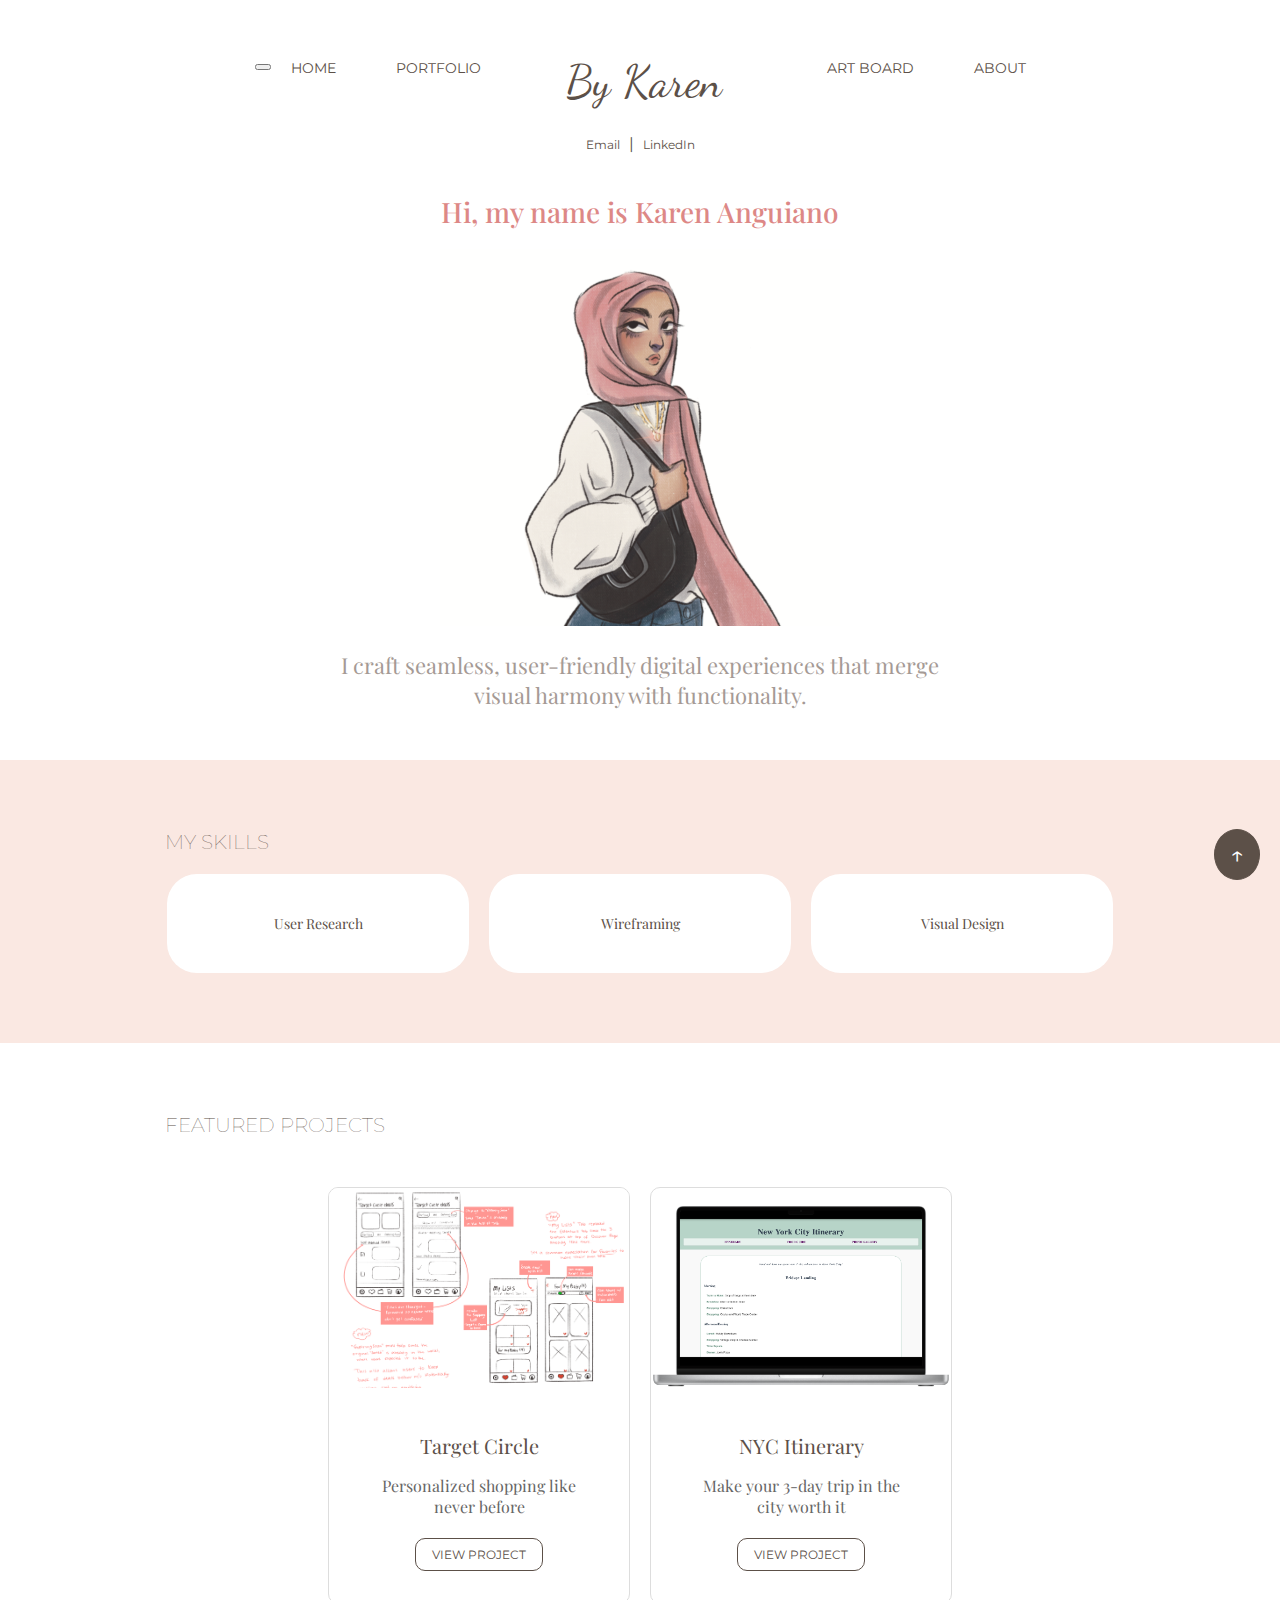
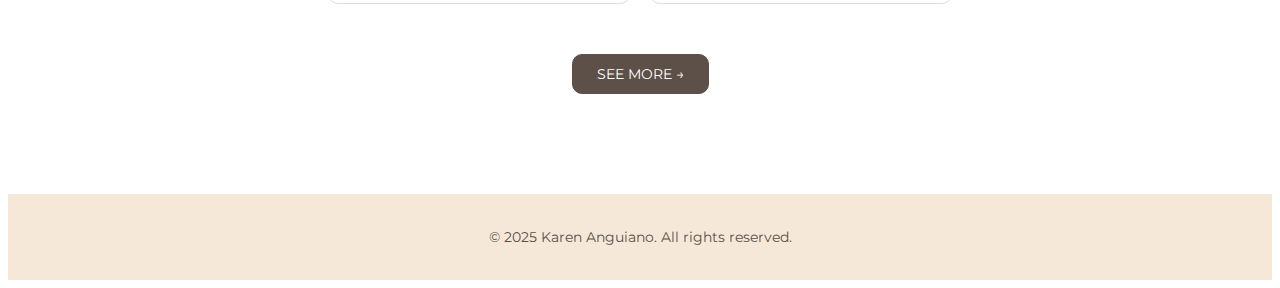
<file: index.html>
<!DOCTYPE html>
<html lang="en">
<head>
    <meta charset="UTF-8">
    <meta name="viewport" content="width=device-width, initial-scale=1.0">
    <title>By Karen</title>
    <link rel="stylesheet" href="stylesheet.css">
    <script src="testscript.js" defer></script>
    <link href="https://fonts.googleapis.com/css2?family=Montserrat:wght@400;700&display=swap" rel="stylesheet">
    <link href="https://fonts.googleapis.com/css2?family=Dancing+Script&display=swap" rel="stylesheet">
    <link href="https://fonts.googleapis.com/css2?family=Playfair+Display&display=swap" rel="stylesheet">
</head>
<body>
    <header>
        <nav class="nav-container">
            <!-- Hamburger Menu for mobile -->
            <button class="hamburger-menu" id="hamburger-menu">
                <span class="bar"></span>
                <span class="bar"></span>
                <span class="bar"></span>
            </button>
            
            <!-- Navigation Links for desktop -->
            <ul class="nav-tabs">
                <li><a href="index.html">HOME</a></li>
                <li><a href="portfolio.html">PORTFOLIO</a></li>
                <div class="logo">By Karen</div>
                <li><a href="artboard.html">ART BOARD</a></li>
                <li><a href="about.html">ABOUT</a></li>
            </ul>
        </nav>

        <div class="contact-info">
            <a href="mailto:bykarenely@gmail.com">Email</a> |
            <a href="https://www.linkedin.com/in/karen-anguiano-987b3117a/" target="_blank">LinkedIn</a>
        </div>
    </header>
    
    <main>
    <section class="home-page">
        <section class="hero-section">
            <h1>Hi, my name is Karen Anguiano</h1>
            <div class="image-container">
                <img src="images/karen.png" alt="image">
            </div>
            <p class="bio">I craft seamless, user-friendly digital experiences that merge visual harmony with functionality.</p>
        </section>

        <section class="skills-section">
            <h2>MY SKILLS</h2>
            <div class="skills-container">
                <div class="skill">User Research</div>
                <div class="skill">Wireframing</div>
                <div class="skill">Visual Design</div>
            </div>
        </section>

        <section class="featured-projects-section">
            <h2>FEATURED PROJECTS</h2>
            <div class="projects-container">
                <div class="project-card">
                    <img src="images/target.png" alt="Project Image" class="project-image">
                    <div class="project-content">
                        <h3 class="project-title">Target Circle</h3>
                        <p class="project-description">Personalized shopping like never before</p>
                        <a href="target-case-study.html" class="project-link">VIEW PROJECT</a>
                    </div>
                </div>

                <div class="project-card">
                    <img src="images/nyc-itinerary.png" alt="Project Image" class="project-image">
                    <div class="project-content">
                        <h3 class="project-title">NYC Itinerary</h3>
                        <p class="project-description">Make your 3-day trip in the city worth it</p>
                        <a href="nycitinerary.html" class="project-link">VIEW PROJECT</a>
                    </div>
                </div>
            </div>

            <div class="viewnext-button-container">
                <a href="portfolio.html" class="viewnext-button">SEE MORE →</a>
            </div>
        </section>
        </section>

        <a href="#" class="scroll-to-top">
            ↑
        </a>

    </main>

    <footer>
        <p>© 2025 Karen Anguiano. All rights reserved.</p>
    </footer>

</body>
</html>
</file>
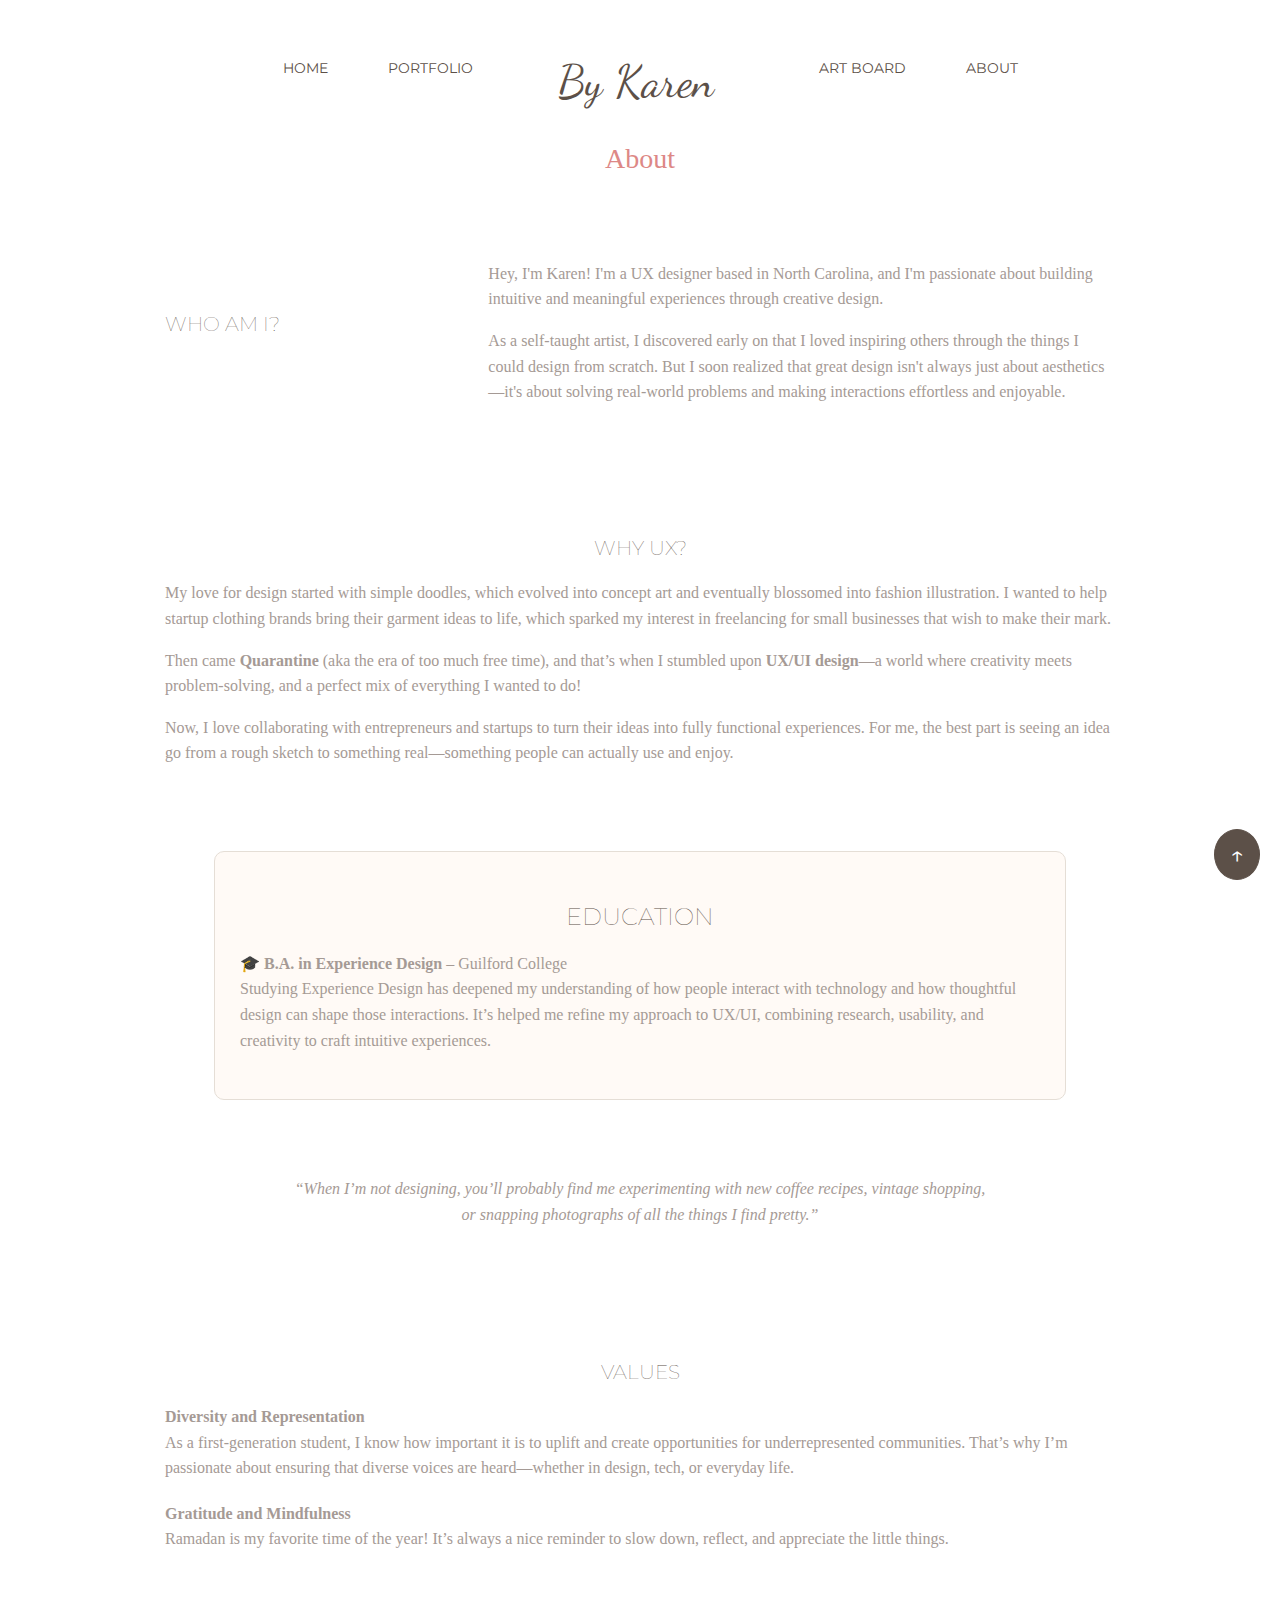
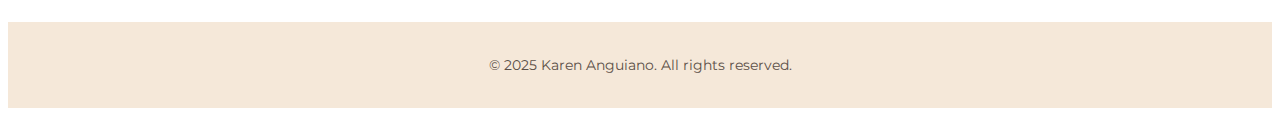
<file: about.html>
<!DOCTYPE html>
<html lang="en">
<head>
    <meta charset="UTF-8">
    <meta name="viewport" content="width=device-width, initial-scale=1.0">
    <title>By Karen</title>
    <link rel="stylesheet" href="stylesheet.css">
    <script src="testscript.js" defer></script>
    <link href="https://fonts.googleapis.com/css2?family=Montserrat:wght@400;700&display=swap" rel="stylesheet">
    <link href="https://fonts.googleapis.com/css2?family=Dancing+Script&display=swap" rel="stylesheet">
</head>
<body>
    <header>
        <nav class="navigation-container">
            <ul class="nav-tabs">
                <li><a href="index.html">HOME</a></li>
                <li><a href="portfolio.html">PORTFOLIO</a></li>
                <div class="logo">By Karen</div>
                <li><a href="artboard.html">ART BOARD</a></li>
                <li><a href="about.html">ABOUT</a></li>
            </ul>
        </nav>
    </header>

    <main>
        <h1>About</h1>
        <section class="about-section">
            <div class="about-content">
              <div class="about-title">
                <h2>WHO AM I?</h2>
              </div>
              <div class="about-body">
                <p>Hey, I'm Karen! I'm a UX designer based in North Carolina, and I'm passionate about building intuitive and meaningful experiences through creative design.</p>
                <p>
                  As a self-taught artist, I discovered early on that I loved inspiring others through the things I could design from scratch. But I soon realized that great design isn't always just about aesthetics—it's about solving real-world problems and making interactions effortless and enjoyable.
                </p>
              </div>
            </div>
        </section>

        <section class="why-ux-section">
            <h2>WHY UX?</h2>
            <p class="about-text">
                My love for design started with simple doodles, which evolved into concept art and eventually blossomed into fashion illustration. I wanted to help startup clothing brands bring their garment ideas to life, which sparked my interest in freelancing for small businesses that wish to make their mark. 
            </p>
            <p class="about-text">
                Then came <strong>Quarantine</strong> (aka the era of too much free time), and that’s when I stumbled upon <strong>UX/UI design</strong>—a world where creativity meets problem-solving, and a perfect mix of everything I wanted to do!
            </p>
            <p class="about-text">
                Now, I love collaborating with entrepreneurs and startups to turn their ideas into fully functional experiences. For me, the best part is seeing an idea go from a rough sketch to something real—something people can actually use and enjoy.
            </p>
        </section>

        <section class="education-section">
            <div class="education-container">
              <h2>EDUCATION</h2>
              <p class="education-text">🎓 <strong>B.A. in Experience Design</strong> – Guilford College<br>
              Studying Experience Design has deepened my understanding of how people interact with technology and how thoughtful design can shape those interactions. It’s helped me refine my approach to UX/UI, combining research, usability, and creativity to craft intuitive experiences.
              </p>
            </div>
        </section>

        <div class="quote-container">
            <p class="quote-text">
              “When I’m not designing, you’ll probably find me experimenting with new coffee recipes, vintage shopping, or snapping photographs of all the things I find pretty.”
            </p>
        </div>

        <section class="about-extra">
            <div class="values">
              <h2>VALUES</h2>
              <p><strong>Diversity and Representation</strong><br>
              As a first-generation student, I know how important it is to uplift and create opportunities for underrepresented communities. That’s why I’m passionate about ensuring that diverse voices are heard—whether in design, tech, or everyday life.</p>
              <p><strong>Gratitude and Mindfulness</strong><br>
              Ramadan is my favorite time of the year! It’s always a nice reminder to slow down, reflect, and appreciate the little things.</p>
            </div>
        </section>

        <a href="#" class="scroll-to-top">
            ↑
        </a>
        
    </main>

    <footer>
        <p>© 2025 Karen Anguiano. All rights reserved.</p>
    </footer>
    


</body>
</html>
</file>
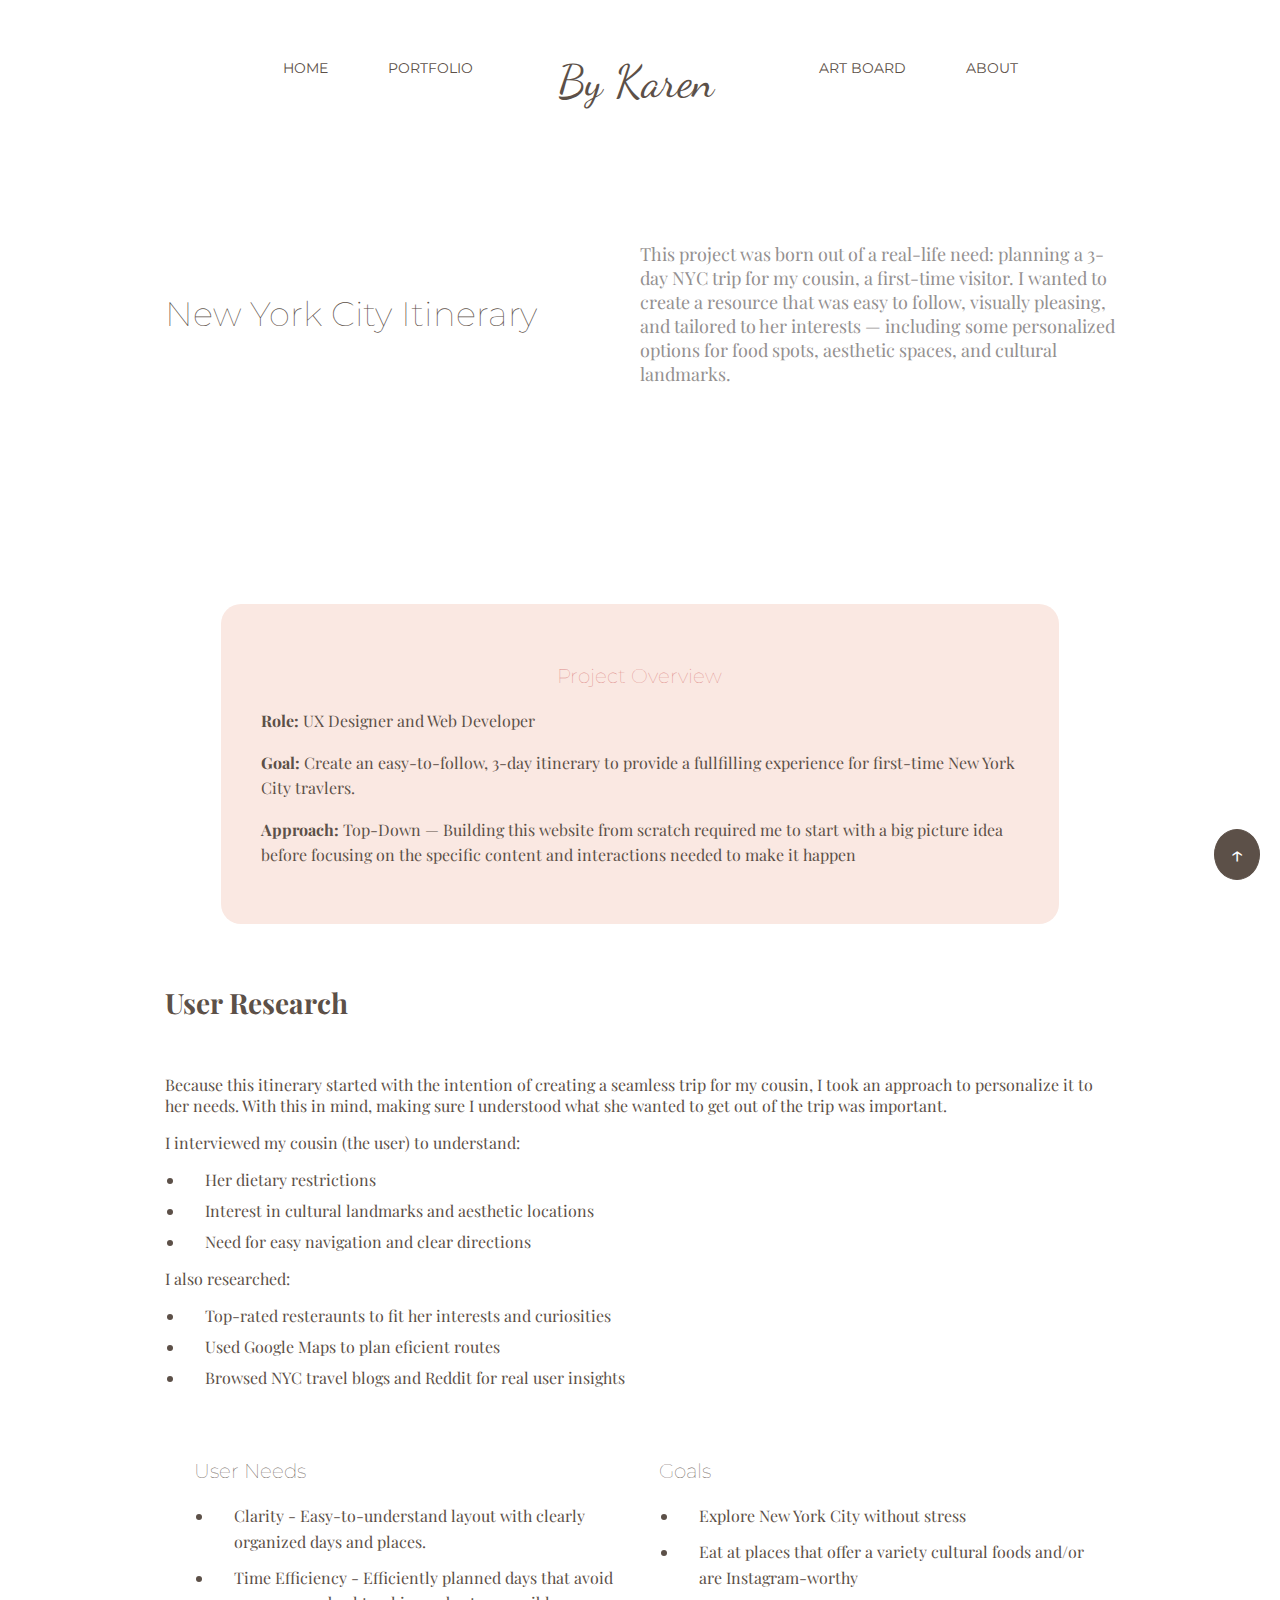
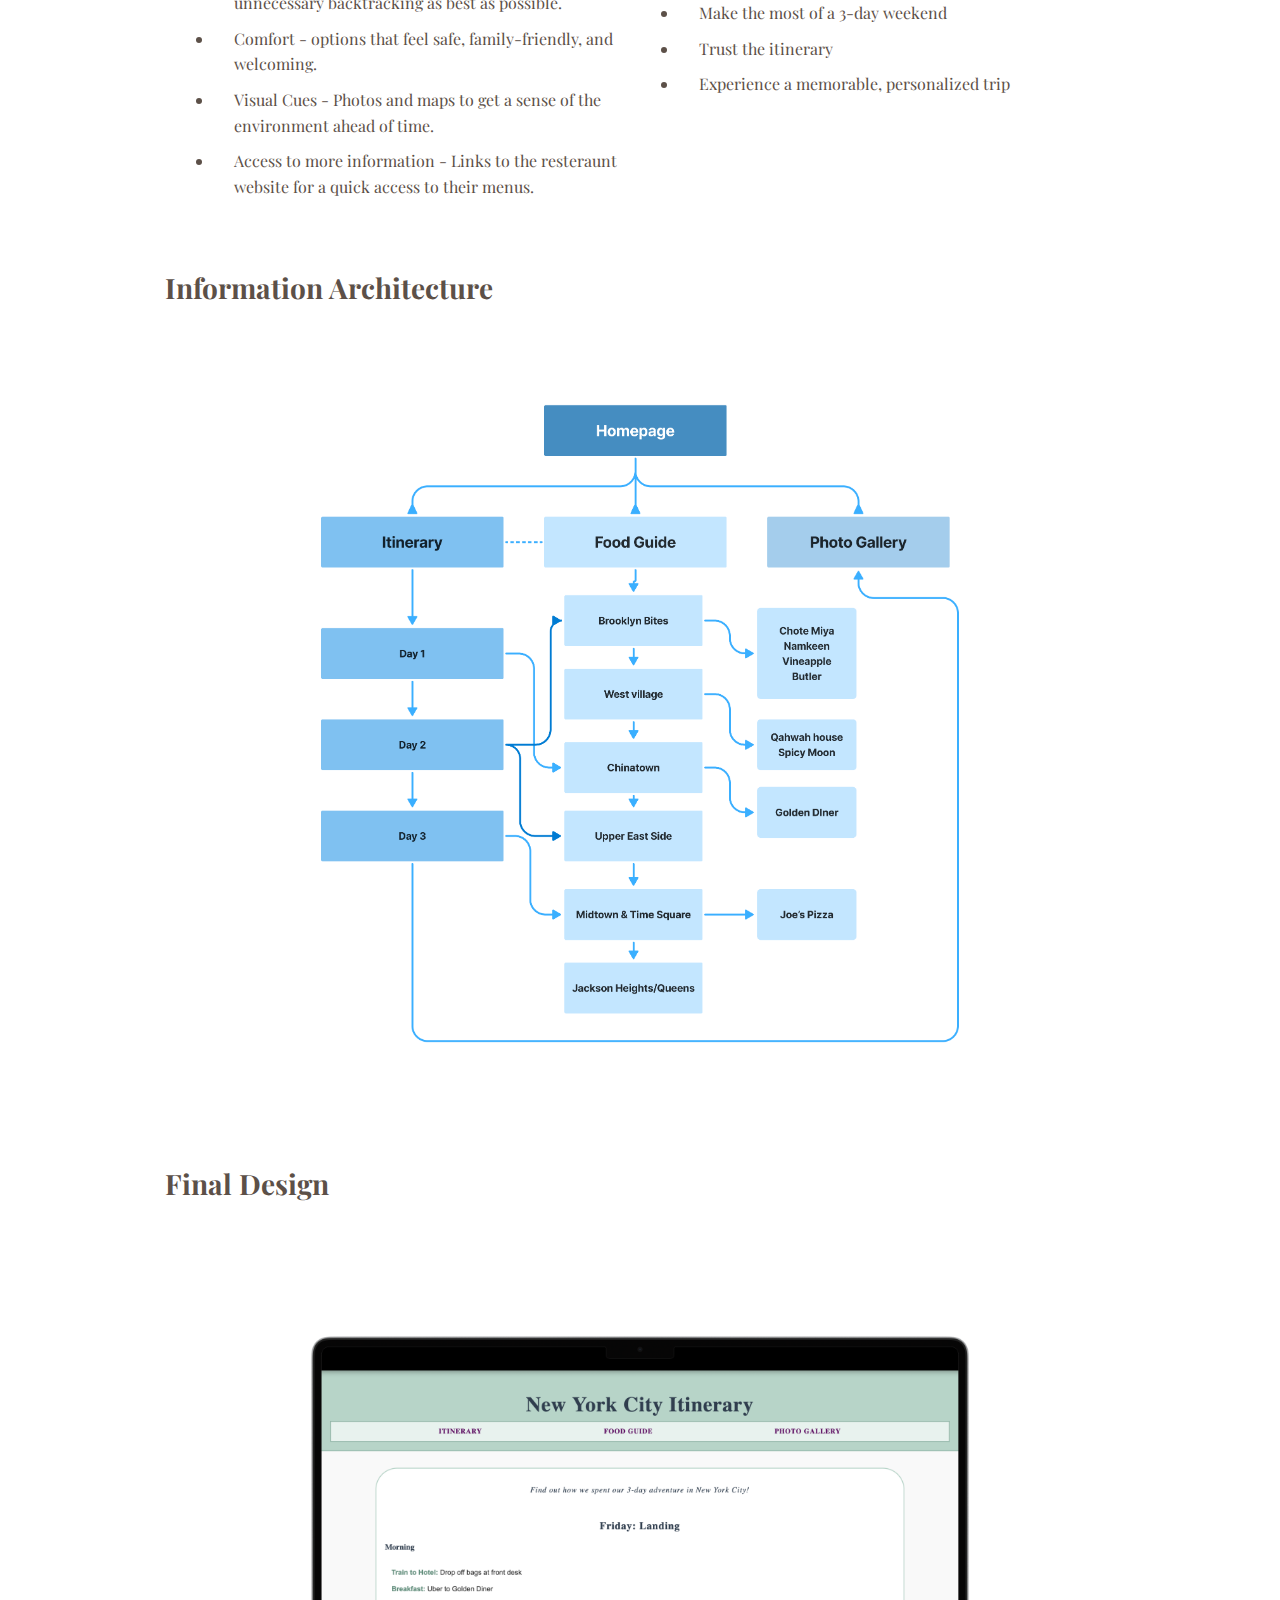
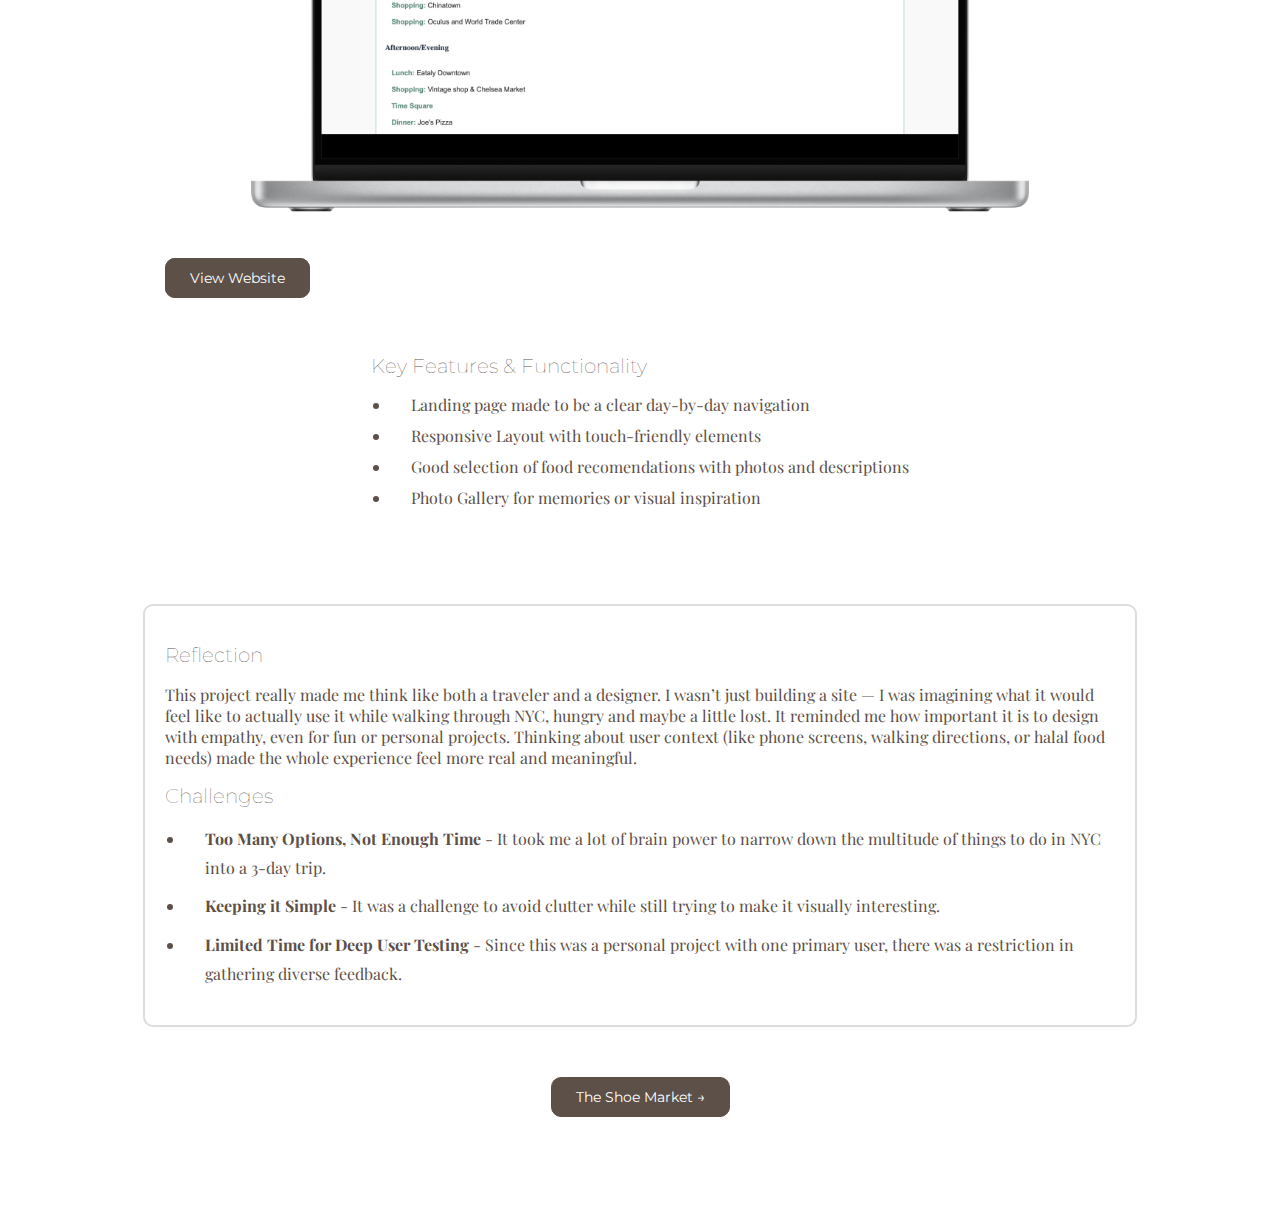
<file: nycitinerary.html>
<!DOCTYPE html>
<html lang="en">
<head>
    <meta charset="UTF-8">
    <meta name="viewport" content="width=device-width, initial-scale=1.0">
    <title>Target Case Study | By Karen</title>
    <link rel="stylesheet" href="stylesheet.css">
    <script src="testscript.js" defer></script>
    <link href="https://fonts.googleapis.com/css2?family=Montserrat:wght@400;700&display=swap" rel="stylesheet">
    <link href="https://fonts.googleapis.com/css2?family=Dancing+Script&display=swap" rel="stylesheet">
    <link href="https://fonts.googleapis.com/css2?family=Playfair+Display&display=swap" rel="stylesheet">
</head>
<body>

    <header>
        <nav class="nav-container">
            <ul class="nav-tabs">
                <li><a href="index.html">HOME</a></li>
                <li><a href="portfolio.html">PORTFOLIO</a></li>
                <div class="logo">By Karen</div>
                <li><a href="artboard.html">ART BOARD</a></li>
                <li><a href="about.html">ABOUT</a></li>
            </ul>
        </nav>
    </header>

    <main>
        <div class="case-study">
            <h2 class="case-title">New York City Itinerary </h2>
            <p class="case-description">
                This project was born out of a real-life need: planning a 3-day NYC trip for my cousin, a first-time visitor. I wanted to create a resource that was easy to follow, visually pleasing, and tailored to her interests — including some personalized options for food spots, aesthetic spaces, and cultural landmarks.</p>
        </div>
    
        <div class="project-overview">
            <h3>Project Overview</h3>
            <p><strong>Role:</strong> UX Designer and Web Developer</p>
            <p><strong>Goal:</strong> Create an easy-to-follow, 3-day itinerary to provide a fullfilling experience for first-time New York City travlers.</p>
            <p><strong>Approach:</strong> Top-Down — Building this website from scratch required me to start with a big picture idea before focusing on the specific content and interactions needed to make it happen</p>
        </div>
        </div>

        <section class="design-process">
            <h4>User Research</h4>
        </section>

        <section class="research-section">
            <p> Because this itinerary started with the intention of creating a seamless trip for my cousin, I took an approach to personalize it to her needs. With this in mind, making sure I understood what she wanted to get out of the trip was important.</p>
            <p> I interviewed my cousin (the user) to understand:</p>
            <ul>
              <li>Her dietary restrictions</li>
              <li>Interest in cultural landmarks and aesthetic locations</li>
              <li>Need for easy navigation and clear directions</li>
            </ul>

            <p> I also researched:</p>
            <ul>
                <li>Top-rated resteraunts to fit her interests and curiosities</li>
                <li>Used Google Maps to plan eficient routes</li>
                <li>Browsed NYC travel blogs and Reddit for real user insights</li>
            </ul>

        <div class="user-goals-container">
            <div class="user-needs">
              <h2>User Needs</h2>
              <ul>
                <li>Clarity - Easy-to-understand layout with clearly organized days and places.</li>
                <li>Time Efficiency - Efficiently planned days that avoid unnecessary backtracking as best as possible.</li>
                <li>Comfort - options that feel safe, family-friendly, and welcoming.</li>
                <li>Visual Cues - Photos and maps to get a sense of the environment ahead of time.</li>
                <li>Access to more information - Links to the resteraunt website for a quick access to their menus.</li>

              </ul>
            </div>
    
            <div class="goals">
              <h2>Goals</h2>
              <ul>
                <li>Explore New York City without stress</li>
                <li>Eat at places that offer a variety cultural foods and/or are Instagram-worthy</li>
                <li>Make the most of a 3-day weekend</li>
                <li>Trust the itinerary</li>
                <li>Experience a memorable, personalized trip</li>
              </ul>
            </div>
          </div>
        </section>


        <section class="design-process">
            <h4>Information Architecture</h4>
            <img src="images/nycia.png" alt="Affinity Diagram" class="diagram-image">
        </section>

        <section class="design-process">
            <h4>Final Design</h4>
            <img src="images/nyc-itinerary.png" alt="Discover Page Mockup" class="discover-image">

            <div class="view-prototype-container">
                <a href="https://anguianoke.github.io/CTIS230assignments/AnguianoAssignment2.html" class="view-prototype">View Website</a>
            </div>

            <div class="prototype-container">
                <h2>Key Features & Functionality</h2>
                <ul>
                  <li>Landing page made to be a clear day-by-day navigation</li>
                  <li>Responsive Layout with touch-friendly elements</li>
                  <li>Good selection of food recomendations with photos and descriptions</li>
                  <li>Photo Gallery for memories or visual inspiration</li>
                </ul>
            </div>
        </section>

        <div class="reflection-container">
            <h2>Reflection</h2>
            <p>This project really made me think like both a traveler and a designer. I wasn’t just building a site — I was imagining what it would feel like to actually use it while walking through NYC, hungry and maybe a little lost. It reminded me how important it is to design with empathy, even for fun or personal projects. Thinking about user context (like phone screens, walking directions, or halal food needs) made the whole experience feel more real and meaningful.</p>
            <h2>Challenges</h2>
            <ul>
              <li><strong>Too Many Options, Not Enough Time</strong> - It took me a lot of brain power to narrow down the multitude of things to do in NYC into a 3-day trip.</li>
              <li><strong>Keeping it Simple</strong> - It was a challenge to avoid clutter while still trying to make it visually interesting.</li>
              <li><strong>Limited Time for Deep User Testing</strong> - Since this was a personal project with one primary user, there was a restriction in gathering diverse feedback. </li>
            </ul>
        </div>

        <div class="viewnext-button-container">
            <a href="shoemarket-case-study.html" class="viewnext-button">The Shoe Market →</a>
        </div>

        <a href="#" class="scroll-to-top">
            ↑
        </a>
    </main>
    
</body>
</html>
</file>
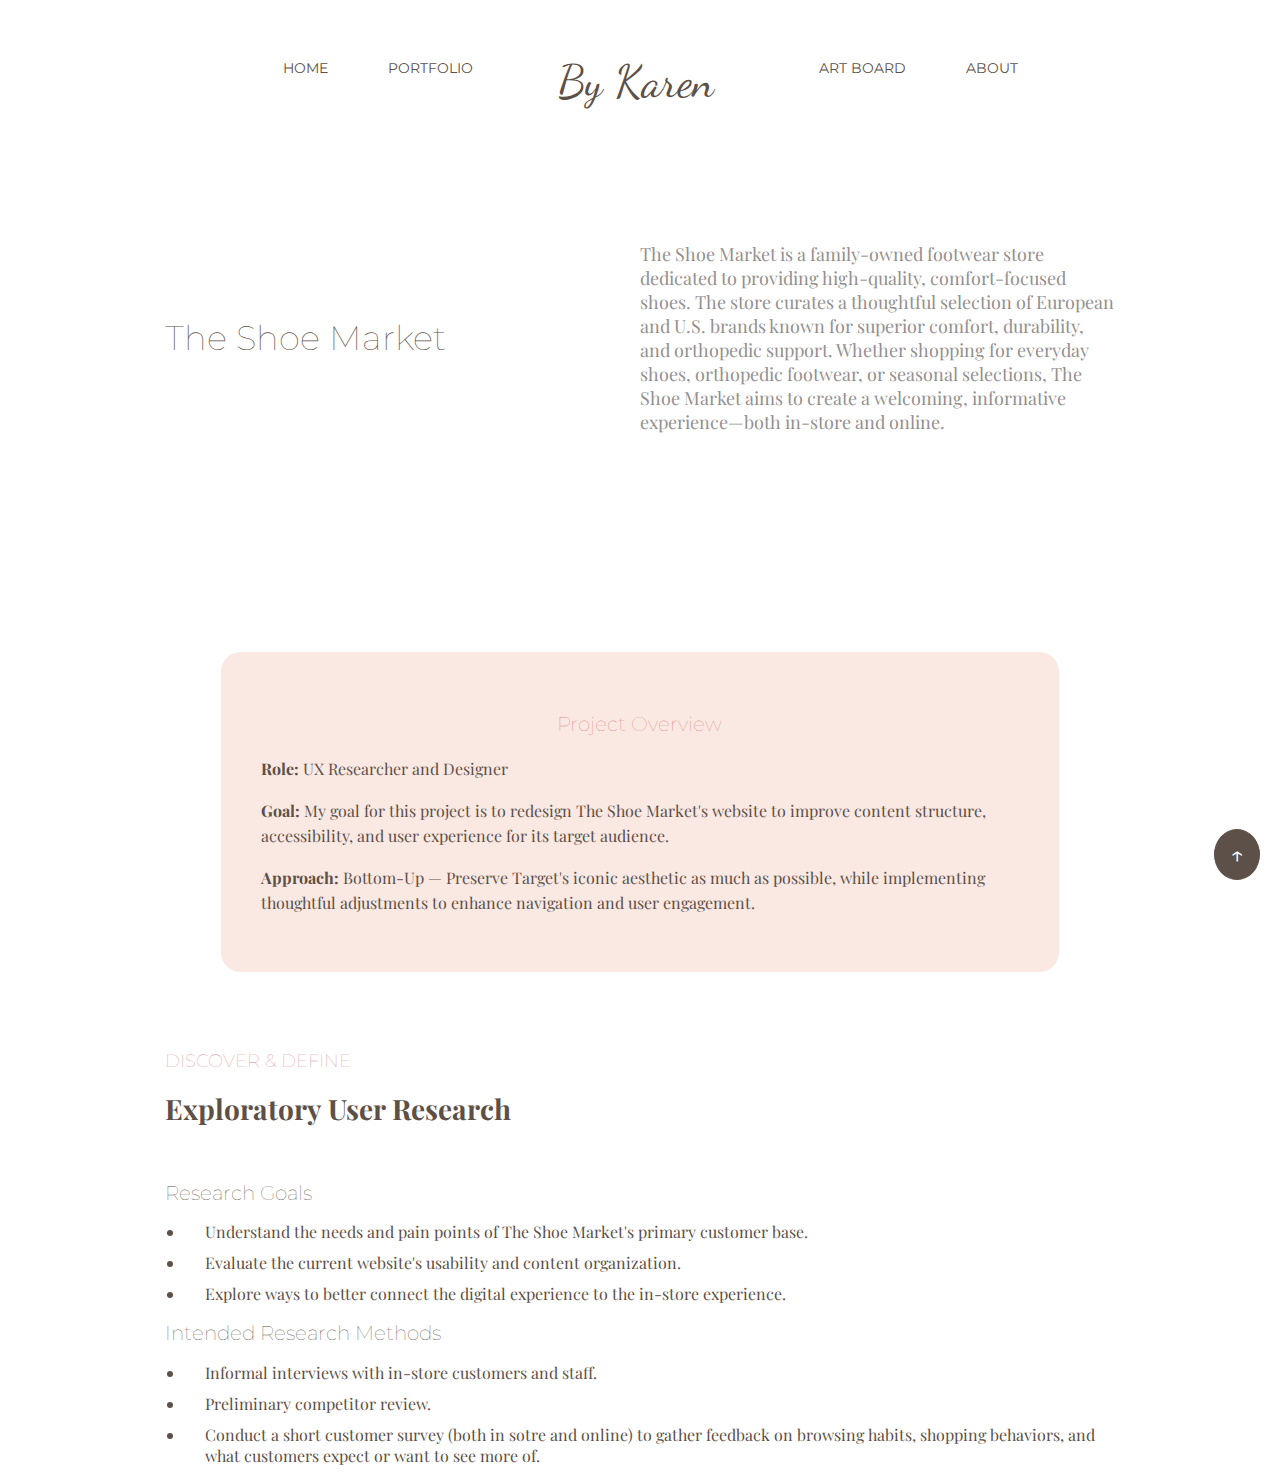
<file: shoemarket-case-study.html>
<!DOCTYPE html>
<html lang="en">
<head>
    <meta charset="UTF-8">
    <meta name="viewport" content="width=device-width, initial-scale=1.0">
    <title>Target Case Study | By Karen</title>
    <link rel="stylesheet" href="stylesheet.css">
    <script src="testscript.js" defer></script>
    <link href="https://fonts.googleapis.com/css2?family=Montserrat:wght@400;700&display=swap" rel="stylesheet">
    <link href="https://fonts.googleapis.com/css2?family=Dancing+Script&display=swap" rel="stylesheet">
    <link href="https://fonts.googleapis.com/css2?family=Playfair+Display&display=swap" rel="stylesheet">
</head>
<body>

    <header>
        <nav class="nav-container">
            <ul class="nav-tabs">
                <li><a href="index.html">HOME</a></li>
                <li><a href="portfolio.html">PORTFOLIO</a></li>
                <div class="logo">By Karen</div>
                <li><a href="artboard.html">ART BOARD</a></li>
                <li><a href="about.html">ABOUT</a></li>
            </ul>
        </nav>
    </header>

    <main>
        <div class="case-study">
            <h2 class="case-title">The Shoe Market</h2>
            <p class="case-description">
                The Shoe Market is a family-owned footwear store dedicated to providing high-quality, comfort-focused shoes. The store curates a thoughtful selection of European and U.S. brands known for superior comfort, durability, and orthopedic support. Whether shopping for everyday shoes, orthopedic footwear, or seasonal selections, The Shoe Market aims to create a welcoming, informative experience—both in-store and online.</p>
        </div>
    
        <div class="project-overview">
            <h3>Project Overview</h3>
            <p><strong>Role:</strong> UX Researcher and Designer</p>
            <p><strong>Goal:</strong> My goal for this project is to redesign The Shoe Market's website to improve content structure, accessibility, and user experience for its target audience.</p>
            <p><strong>Approach:</strong> Bottom-Up — Preserve Target's iconic aesthetic as much as possible, while implementing thoughtful adjustments to enhance navigation and user engagement.</p>
        </div>
        </div>

        <section class="design-process">
            <h3>DISCOVER & DEFINE</h3>
            <h4>Exploratory User Research</h4>
        </section>
      
        <section class="research-section">
            <h2>Research Goals</h2>
            <ul>
              <li>Understand the needs and pain points of The Shoe Market's primary customer base.</li>
              <li>Evaluate the current website's usability and content organization.</li>
              <li>Explore ways to better connect the digital experience to the in-store experience.</li>
            </ul>

            <h2>Intended Research Methods</h2>
            <ul>
              <li>Informal interviews with in-store customers and staff.</li>
              <li>Preliminary competitor review.</li>
              <li>Conduct a short customer survey (both in sotre and online) to gather feedback on browsing habits, shopping behaviors, and what customers expect or want to see more of.</li>
            </ul>
        </section>

        <a href="#" class="scroll-to-top">
            ↑
        </a>
              
    </main>
    
</body>
</html>
</file>
<file: stylesheet.css>
@media screen and (max-width: 768px) {
  body, ul {
      margin: 0 20px;
  }
}
  
/* Overall body style */
body {
  font-family: 'Playfair Display', serif; 
  font-size: 16px;
  color: #5C5048;
}

/* Headings (for all pages)*/
h1 {
  text-align: center;
  font-family: 'Playfair Display', serif; 
  font-weight: 500;
  font-size: 28px;
  color: #DD8886;
}

h2 {
  font-family: Montserrat, sans-serif; 
  font-size: 20px;
  font-weight: lighter;
  text-align: left;
}

h3 {
  font-family: Montserrat, sans-serif;
  font-size: 18px; 
  font-weight: lighter;
  color: #DD8886;
  align-items: left;
}

h4 {
  font-family: 'Playfair Display', serif; 
  font-size: 28px;
  margin-top: 0%;
}
  
/* Header and navigation styling */
header {
  display: flex;
  flex-direction: column;
  align-items: center;
  margin-top: 10px;
}

.nav-container {
  display: flex;
  justify-content: center;
  align-items: center;
  width: 100%;
}

.nav-tabs {
  display: flex;
  list-style: none;
  justify-content: center;
  align-items: center;
  padding: 0;
  margin: 0;
  gap: 40px; 
}
  
.nav-tabs li {
  font-family: Montserrat, sans-serif; 
  margin: 0;
}
  
.nav-tabs a {
  color: #5C5048;
  text-decoration: none;
  font-size: 14px;
  transition: color 0.3s ease;
}
  
.nav-tabs a:hover {
  color: #ddd;
}

.logo {
  font-family: 'Dancing Script', cursive;
  font-size: 45px;
  padding: 15px;
  color: #5C5048;
  text-align: center;
  display: block;
  margin: 0 30px;
  margin-top: 30px;
}

/* Contact Info styling */
.contact-info {
  font-family: Montserrat, sans-serif;
  text-align: center;
  margin-top: 10px;
}

.contact-info a {
  color: #5C5048;
  font-size: 12px;
  text-decoration: none;
  margin: 0 5px;
}

.contact-info a:hover {
  color: #ddd;
}

.home-page {
  max-width: 950px; 
  margin: 40px auto; 
}

/* Hero Section styling*/
.hero-section {
  text-align: center;
}

.bio {
  font-family: 'Playfair Display', serif;  
  color: #A59A95;
  font-size: 22px;
  text-align: center;
  max-width: 600px;
  padding-bottom: 50px;
  margin: 0 auto; 
  margin-top: 20px;
  display: block; 
}

.image-container {
  width: 100%; 
  max-width: 400px; 
  margin: 0 auto; 
}

/* Image styling */
.image-container img {
  width: 100%;
  height: auto;
  object-fit: cover; 
}


/* Skills Section Styling */
.skills-section {
  background-color: #FAE8E2; 
  padding: 70px 0;
  margin: 0 70px;
  margin-left: -50vw;
  margin-right: -50vw;
  left: 50%;
  position: relative;
  width: 100vw;
  text-align: center; /* Ensures the container content is centered */
}

.skills-section h2 {
  width: 100%;
  max-width: 950px; 
  margin: 0 auto 20px; 
  text-align: left;
}

.skills-container {
  display: flex;
  flex-wrap: wrap;
  justify-content: center;
  gap: 20px; 
  margin: 0 auto; 
}

.skill {
  background-color: #ffffff; 
  color: #5C5048;
  padding: 40px 26px;
  font-family: 'Playfair Display', serif;
  font-size: 14px;
  border-radius: 30px;
  text-align: center;
  flex: 1;
  min-width: 150px;
  max-width: 250px; 
}

/* Featured Projects Section Styling */
.featured-projects-section {
  margin-top: 70px;
  text-align: center;
}

/* Project Styling */
.projects-container {
  display: flex;
  justify-content: center;
  flex-wrap: wrap;
  gap: 20px;
  margin-top: 50px;
}

.project-card {
  width: 300px;
  background-color: #ffffff;
  border: 1px solid #ddd;
  border-radius: 10px;
  overflow: hidden;
}

.project-image {
  width: 100%;
  height: 200px;
  object-fit: cover;
}

.project-content {
  padding: 40px;
}

.project-title {
  font-family: 'Playfair Display', serif;
  font-size: 20px;
  color: #5C5048;
  margin: 0 0 10px;
}

.project-description {
  font-family: 'Playfair Display', serif;
  font-size: 16px;
  color: #666;
  margin-bottom: 25px;
}

.project-link {
  font-family: 'Montserrat', sans-serif;
  font-size: 12px;
  color: #5C5048;
  text-decoration: none;
  border: 1px solid #5C5048;
  padding: 8px 16px;
  border-radius: 10px;
  transition: background-color 0.3s ease, color 0.3s ease;
}

.project-link:hover {
  background-color: #5C5048;
  color: #ffffff;
}

/* Portfolio Styling */
.portfolio-section {
  text-align: center;
  padding: 50px 20px;
}

.portfolio-container {
  display: flex;
  flex-direction: column;
  align-items: center;
}

.portfolio-card {
  display: flex;
  max-width: 900px;
  background-color: #ffffff;
  border-radius: 10px;
  border: 1px solid #ddd;
  overflow: hidden;
  margin: 20px auto;
}

.portfolio-card img {
  width: 40%;
  height: 100%;
  object-fit: cover;
}

.portfolio-content {
  padding: 80px;
  text-align: left;
  width: 60%;
}



/* Art Board styling */
.artboard-section {
  text-align: center;
  padding: 50px 0;
  max-width: 950px;
  margin:auto
}

.introduction {
  max-width: 950px; 
  margin: 40px auto; 
}

.gallery {
  display: flex;
  flex-wrap: wrap;
  justify-content: center;
  gap: 20px;
  margin-top: 20px;
}

.gallery img {
  width: 300px; 
  height: auto;
  border-radius: 10px; 
  box-shadow: 0 4px 8px rgba(0, 0, 0, 0.2);
  transition: transform 0.3s ease;
}

.gallery img:hover {
  transform: scale(1.05);
}



/* About Section Styling */
.about-section {
  max-width: 950px;
  margin: 50px auto;
  padding: 20px;
}

.about-content {
  display: flex;
  justify-content: space-between;
  align-items: center; /* <- Changed from flex-start to center */
  gap: 10px;
  flex-wrap: wrap;
}

.about-title {
  flex: 1;
  min-width: 200px;
}

.about-title h2 {
  color: #5C5048;
  margin-top: 0;
  text-align: left;
}

.about-body {
  flex: 2;
  min-width: 250px;
}

.about-body p {
  color: #A59A95;
  line-height: 1.6;
  margin-bottom: 15px;
  text-align: left;
}

.why-ux-section {
  max-width: 950px;
  margin: 0 auto;
  padding: 30px 20px;
}

.why-ux-section h2 {
  text-align: center;
  color: #5C5048;
  margin-bottom: 20px;
}

.why-ux-section p {
  text-align: left;
  color: #A59A95;
  line-height: 1.6;
  margin-bottom: 15px;
}

.education-container {
  border: 1px solid #E5DED6;
  border-radius: 10px;
  padding: 30px 25px;
  background-color: #fffaf6;
  max-width: 800px;
  margin: 40px auto;
}

.education-section h2 {
  font-size: 24px;
  margin-bottom: 20px;
  text-align: center;
}

.education-text {
  color: #A59A95;
  text-align: left;
  line-height: 1.6;
}

.quote-container {
  max-width: 700px;
  margin: 30px auto;
  padding: 20px;
  text-align: center;
}

.quote-text {
  font-style: italic;
  color: #A59A95;
  font-size: 16px;
  line-height: 1.6;
}

.about-extra {
  padding: 50px 20px;
  max-width: 950px;
  margin: 0 auto;
}

.about-extra h2 {
  text-align: center;
  color: #5C5048;
  margin-bottom: 20px;
}

.about-extra p {
  color: #A59A95;
  line-height: 1.6;
  margin-bottom: 20px;
  text-align: left;
}

/* View Next button Styling */
.viewnext-button-container {
  display: flex;
  justify-content: center;
  margin-top: 50px; /* Adjust spacing to match the layout */
  margin-bottom: 100px; /* Adds space before the footer */
}

.viewnext-button {
  font-family: 'Montserrat', sans-serif;
  font-size: 14px;
  text-decoration: none;
  color: white;
  background-color: #5C5048; /* Adjust color if needed */
  padding: 10px 24px;
  border: 1px solid #5C5048;
  border-radius: 10px;
  transition: background-color 0.3s ease, transform 0.3s ease;
}

.viewnext-button:hover {
  background-color: #ffffff; /* Darker shade on hover */
  color: #5C5048;
  transform: scale(1.1);
}

/* Scroll to Top button */
.scroll-to-top {
  position: fixed;
  bottom: 20px;
  right: 20px;
  background-color: #5C5048; /* Match your site's aesthetic */
  color: white;
  font-family: 'Montserrat', sans-serif;
  font-size: 24px;
  padding: 10px 15px;
  border: 1px solid #5C5048;
  border-radius: 50%;
  text-align: center;
  text-decoration: none;
  transition: background-color 0.3s ease, transform 0.3s ease;
}

.scroll-to-top:hover {
  background-color: #ffffff; /* A softer brown on hover */
  color: #5C5048;
  transform: scale(1.1);
}




/* Case Study Styling */
.case-study {
  display: flex;
  justify-content: space-between; 
  align-items: flex-start;
  align-items: center;
  max-width: 950px; 
  margin: auto; 
  margin-top: 100px;
}

.case-title {
  font-size: 34px;
  flex: 1; 
  text-align: left; 
}

.case-description {
  color: #949090;
  font-size: 18px;
  width: 50%; 
  text-align: left; 
}

.project-overview {
  background-color: #FAE8E2; 
  padding: 40px;
  border-radius: 20px; 
  margin: auto;
  width: 60%; 
  text-align: left; 
  margin-top: 200px;
}

.project-overview h3 {
  color: #DD8886; 
  font-size: 20px;
  text-align: center;
}

.project-overview p {
  line-height: 1.6;
}


/* Style for Design Process Phase headings and image */
.design-process {
  display: flex; 
  flex-direction: column; 
  justify-content: center; 
  max-width: 950px;
  margin: auto;
  margin-top: 60px;
}

.design-process img {
  width: 100%;
  max-width: 800px; 
  margin: 50px auto;
}

/* Style for Exploratory Research Sections*/
.research-section {
  max-width: 950px;
  margin: 0 auto; 
}

.research-section ul, li {
  padding-left: 20px;
  margin-bottom: 10px;
}

.user-goals-container {
  display: flex;
  justify-content: center; 
  gap: 4%;  
  margin-top: 50px;
  margin-bottom: 50px;
  text-align: left;  
}

.user-needs, .goals {
  width: 45%;  
  line-height: 1.6;
}

.user-needs li, .goals li {
  margin-bottom: 10px;
}

/* Shared Pain Points */
.shared-pain-points {
  max-width: 950px;
  margin: 0 auto; 
  padding: 0 20px; 
  text-align: left;
  width: 100%;
  margin-top: 40px;
  line-height: 1.6;

}

.shared-pain-points ul {
  list-style-type: none;
  padding-left: 20px;
}

.shared-pain-points ul ul {
  list-style-type: disc;
  padding-left: 30px;
}

.shared-pain-points ul ul li {
  margin-bottom: 10px;
}

.case-study-note {
  font-size: 18px;
  text-align: center;
  background-color: #FAE8E2;
  max-width: 950px;  
  margin: 40px auto; 
  border-radius: 10px;
  padding: 25px;
}

/* Framed Container for Problem-Solution-Goal */
.framed-container {
  background-color: #ffffff;  
  border: 2px solid #719F7C;  
  border-radius: 10px;
  padding: 30px;
  max-width: 800px;  
  margin: 40px auto;  
}

.framed-container h2 {
  color: #719F7C;
}

.framed-container ul {
  list-style-type: disc;
  padding-left: 20px;
}

.framed-container p {
  line-height: 1.6;
}

.framed-container ul li {
  margin-bottom: 10px;
}

.alt-container {
  border-color: #83a6d8; /* A reddish tone for contrast */
}

.alt-container h2 {
  color: #83a6d8;
}

/* Skillset and Tools Layout */
.skillset-tools {
  display: flex;
  justify-content: space-between;
  gap: 50px;  
  align-items: flex-start;
  max-width: 950px;
  margin: 20px auto;
}

.skillset, .tools {
  width: 48%;
  text-align: left;
}

.skillset ul {
  list-style-type: disc;
  padding-left: 20px;
  line-height: 1.6;
}

/* User Personas */
.user-personas {
  text-align: center;
  padding: 50px 20px;
}

.persona-description {
  font-size: 18px;
  color: #949090;
  margin-bottom: 40px;
}

.persona-container {
  display: flex;
  justify-content: center;
  gap: 50px;
  flex-wrap: wrap;
}

.persona {
  width: 400px;
  background: #fff;
  border-radius: 10px;
  padding: 20px;
  text-align: center;
  box-shadow: 0 4px 8px rgba(0, 0, 0, 0.1);
}

.persona-img {
  width: 120px;
  height: 120px;
  border-radius: 50%;
  object-fit: cover;
  margin-bottom: 20px;
}

.persona h3 {
  font-size: 22px;
  margin-bottom: 10px;
}

.persona-content {
  text-align: left;
}

.persona-content h4 {
  margin: 15px 0 5px;
  font-size: 18px;
  color: #333;
}

.persona-content ul {
  list-style-type: disc;
  padding-left: 20px;
  line-height: 1.6;
}

.user-interviews {
  max-width: 800px;
  margin: 50px auto;
  text-align: center;
  padding: 20px;
}

.user-interviews h2 {
  margin-bottom: 15px;
}

.interview-description {
  line-height: 1.6;
  text-align: left;
}

/* Affinity Diagram Section */
.user-research-section {
  text-align: center;
  margin: auto;
  max-width: 950px;
}

.diagram-image {
  width: 100%;
  max-width: 800px;
  border-radius: 10px;
  margin: 20px 0;
}

/* Wireframes Section*/
.wireframe-section {
  margin-top: 60px;
  text-align: left;
}

.wireframe-container {
  display: flex;
  flex-direction: column; /* Stack images vertically */
  align-items: center; /* Center images */
  gap: 20px;
  margin-top: 20px;
}

.wireframe-image {
  width: 100%; /* Ensures full width within the container */
  max-width: 800px; /* Keeps images from being too large */
  border-radius: 10px;
}

/* Discover Page prototype */
.discover-container {
  border: 2px solid #ddd;
  border-radius: 10px;
  padding: 20px;
  max-width: 800px;
  margin: 30px auto;
  text-align: center;
}

.discover-container h3 {
  color: #DD8886; 
  font-size: 20px;
  text-align: center;
}

.discover-container ul {
  list-style-type: disc;
  padding-left: 20px;
  text-align: left;
}

.discover-image {
  width: 100%;
  max-width: 750px;
  margin-top: 20px;
  border-radius: 10px;
}

/* Prototype Container stylying */
.prototype-container {
  padding: 20px;
  max-width: 800px;
  margin: 30px auto;
  text-align: center;
}

.prototype-container ul {
  list-style-type: disc;
  padding-left: 20px;
  text-align: left;
}

.prototype-image {
  width: 40%;
  max-width: 750px;
  margin-top: 20px;
  border-radius: 10px;
}


/* Reflection */
.reflection-container {
  max-width: 950px;
  margin: 30px auto;
  padding: 20px;
  background-color: #ffffff;
  border-radius: 10px;
  border: 2px solid #ddd;
  text-align: left;
}

.reflection-container h3 {
  text-align: center;
  margin-bottom: 20px;
}

.reflection-container ul {
  list-style-type: disc;
  padding-left: 20px;
  line-height: 1.8;
}



/* View Protoype Button Styling */
.viewnext-prototype-container {
  display: flex;
  justify-content: center;
  margin-top: 50px; /* Adjust spacing to match the layout */
  margin-bottom: 100px; /* Adds space before the footer */
}

.view-prototype {
  font-family: 'Montserrat', sans-serif;
  font-size: 14px;
  text-decoration: none;
  color: white;
  background-color: #5C5048; /* Adjust color if needed */
  padding: 10px 24px;
  border: 1px solid #5C5048;
  border-radius: 10px;
  transition: background-color 0.3s ease, transform 0.3s ease;
}

.view-prototype:hover {
  background-color: #ffffff; /* Darker shade on hover */
  color: #5C5048;
  transform: scale(1.1);
}


/* Footer Styling */
footer {
  background-color: #F5E8D9; /* Light beige background */
  color: #5C5048; /* Pink text */
  text-align: center; /* Center text */
  padding: 20px 0; /* Add some space */
  font-family: Montserrat, sans-serif; /* Match site font */
  font-size: 14px; /* Adjust text size */
}
</file>
